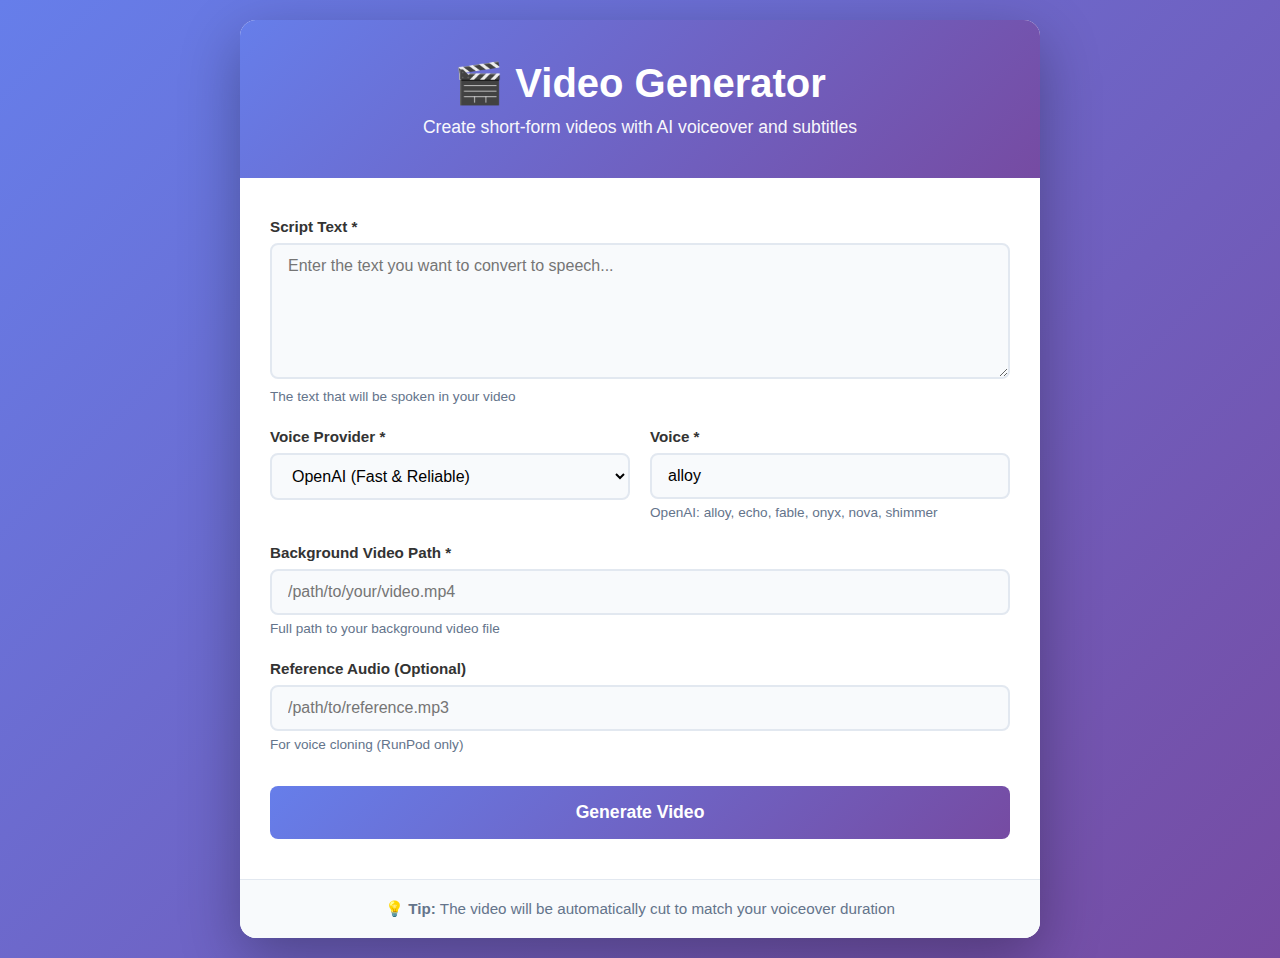
<file: static/index.html>
<!DOCTYPE html>
<html lang="en">
<head>
    <meta charset="UTF-8">
    <meta name="viewport" content="width=device-width, initial-scale=1.0">
    <title>Video Generator - Clip App 2</title>
    <link rel="stylesheet" href="/static/style.css">
</head>
<body>
    <div class="container">
        <header>
            <h1>🎬 Video Generator</h1>
            <p class="subtitle">Create short-form videos with AI voiceover and subtitles</p>
        </header>

        <main>
            <form id="videoForm">
                <div class="form-group">
                    <label for="script">Script Text *</label>
                    <textarea 
                        id="script" 
                        name="script" 
                        rows="6" 
                        placeholder="Enter the text you want to convert to speech..."
                        required
                    ></textarea>
                    <small class="help-text">The text that will be spoken in your video</small>
                </div>

                <div class="form-row">
                    <div class="form-group">
                        <label for="voiceProvider">Voice Provider *</label>
                        <select id="voiceProvider" name="voice_provider" required>
                            <option value="openai">OpenAI (Fast & Reliable)</option>
                            <option value="elevenlabs">ElevenLabs (Premium Quality)</option>
                            <option value="runpod">RunPod (Custom Voices)</option>
                        </select>
                    </div>

                    <div class="form-group">
                        <label for="voiceId">Voice *</label>
                        <input 
                            type="text" 
                            id="voiceId" 
                            name="voice_id" 
                            value="alloy"
                            placeholder="e.g., alloy, echo, fable"
                            required
                        >
                        <small class="help-text">OpenAI: alloy, echo, fable, onyx, nova, shimmer</small>
                    </div>
                </div>

                <div class="form-group">
                    <label for="videoPath">Background Video Path *</label>
                    <input 
                        type="text" 
                        id="videoPath" 
                        name="gameplay_video_path" 
                        placeholder="/path/to/your/video.mp4"
                        required
                    >
                    <small class="help-text">Full path to your background video file</small>
                </div>

                <div class="form-group">
                    <label for="referenceAudio">Reference Audio (Optional)</label>
                    <input 
                        type="text" 
                        id="referenceAudio" 
                        name="reference_audio_path" 
                        placeholder="/path/to/reference.mp3"
                    >
                    <small class="help-text">For voice cloning (RunPod only)</small>
                </div>

                <button type="submit" class="btn-primary" id="submitBtn">
                    <span class="btn-text">Generate Video</span>
                    <span class="btn-loader" style="display: none;">
                        <span class="spinner"></span> Processing...
                    </span>
                </button>
            </form>

            <div id="statusMessage" class="status-message" style="display: none;"></div>
            
            <div id="resultSection" class="result-section" style="display: none;">
                <h2>✅ Video Generated Successfully!</h2>
                <div class="result-info">
                    <p><strong>Job ID:</strong> <span id="jobId"></span></p>
                    <a id="downloadLink" class="btn-download" href="#" target="_blank">
                        📥 Download Final Video
                    </a>
                </div>
            </div>
        </main>

        <footer>
            <p>💡 <strong>Tip:</strong> The video will be automatically cut to match your voiceover duration</p>
        </footer>
    </div>

    <script src="/static/app.js"></script>
</body>
</html>
</file>
<file: static/style.css>
* {
    margin: 0;
    padding: 0;
    box-sizing: border-box;
}

body {
    font-family: -apple-system, BlinkMacSystemFont, 'Segoe UI', Roboto, Oxygen, Ubuntu, Cantarell, sans-serif;
    background: linear-gradient(135deg, #667eea 0%, #764ba2 100%);
    min-height: 100vh;
    padding: 20px;
    color: #333;
}

.container {
    max-width: 800px;
    margin: 0 auto;
    background: white;
    border-radius: 16px;
    box-shadow: 0 20px 60px rgba(0, 0, 0, 0.3);
    overflow: hidden;
}

header {
    background: linear-gradient(135deg, #667eea 0%, #764ba2 100%);
    color: white;
    padding: 40px 30px;
    text-align: center;
}

header h1 {
    font-size: 2.5rem;
    margin-bottom: 10px;
    font-weight: 700;
}

.subtitle {
    font-size: 1.1rem;
    opacity: 0.95;
}

main {
    padding: 40px 30px;
}

.form-group {
    margin-bottom: 24px;
}

.form-row {
    display: grid;
    grid-template-columns: 1fr 1fr;
    gap: 20px;
}

label {
    display: block;
    font-weight: 600;
    margin-bottom: 8px;
    color: #333;
    font-size: 0.95rem;
}

input[type="text"],
textarea,
select {
    width: 100%;
    padding: 12px 16px;
    border: 2px solid #e2e8f0;
    border-radius: 8px;
    font-size: 1rem;
    font-family: inherit;
    transition: all 0.3s ease;
    background: #f8fafc;
}

input[type="text"]:focus,
textarea:focus,
select:focus {
    outline: none;
    border-color: #667eea;
    background: white;
    box-shadow: 0 0 0 3px rgba(102, 126, 234, 0.1);
}

textarea {
    resize: vertical;
    min-height: 120px;
}

.help-text {
    display: block;
    margin-top: 6px;
    font-size: 0.85rem;
    color: #64748b;
}

.btn-primary {
    width: 100%;
    padding: 16px 32px;
    background: linear-gradient(135deg, #667eea 0%, #764ba2 100%);
    color: white;
    border: none;
    border-radius: 8px;
    font-size: 1.1rem;
    font-weight: 600;
    cursor: pointer;
    transition: all 0.3s ease;
    margin-top: 10px;
    position: relative;
}

.btn-primary:hover {
    transform: translateY(-2px);
    box-shadow: 0 10px 25px rgba(102, 126, 234, 0.4);
}

.btn-primary:active {
    transform: translateY(0);
}

.btn-primary:disabled {
    opacity: 0.7;
    cursor: not-allowed;
    transform: none;
}

.spinner {
    display: inline-block;
    width: 14px;
    height: 14px;
    border: 2px solid rgba(255, 255, 255, 0.3);
    border-top-color: white;
    border-radius: 50%;
    animation: spin 0.8s linear infinite;
}

@keyframes spin {
    to { transform: rotate(360deg); }
}

.status-message {
    margin-top: 24px;
    padding: 16px;
    border-radius: 8px;
    font-weight: 500;
}

.status-message.info {
    background: #dbeafe;
    color: #1e40af;
    border: 1px solid #93c5fd;
}

.status-message.success {
    background: #dcfce7;
    color: #166534;
    border: 1px solid #86efac;
}

.status-message.error {
    background: #fee2e2;
    color: #991b1b;
    border: 1px solid #fca5a5;
}

.result-section {
    margin-top: 32px;
    padding: 24px;
    background: #f0fdf4;
    border: 2px solid #86efac;
    border-radius: 12px;
}

.result-section h2 {
    color: #166534;
    margin-bottom: 16px;
    font-size: 1.5rem;
}

.result-info {
    margin-top: 16px;
}

.result-info p {
    margin-bottom: 16px;
    font-size: 1rem;
}

.btn-download {
    display: inline-block;
    padding: 12px 24px;
    background: #10b981;
    color: white;
    text-decoration: none;
    border-radius: 8px;
    font-weight: 600;
    transition: all 0.3s ease;
}

.btn-download:hover {
    background: #059669;
    transform: translateY(-2px);
    box-shadow: 0 8px 20px rgba(16, 185, 129, 0.3);
}

footer {
    background: #f8fafc;
    padding: 20px 30px;
    text-align: center;
    color: #64748b;
    border-top: 1px solid #e2e8f0;
}

footer p {
    font-size: 0.95rem;
}

@media (max-width: 768px) {
    .form-row {
        grid-template-columns: 1fr;
    }
    
    header h1 {
        font-size: 2rem;
    }
    
    main {
        padding: 30px 20px;
    }
}
</file>
